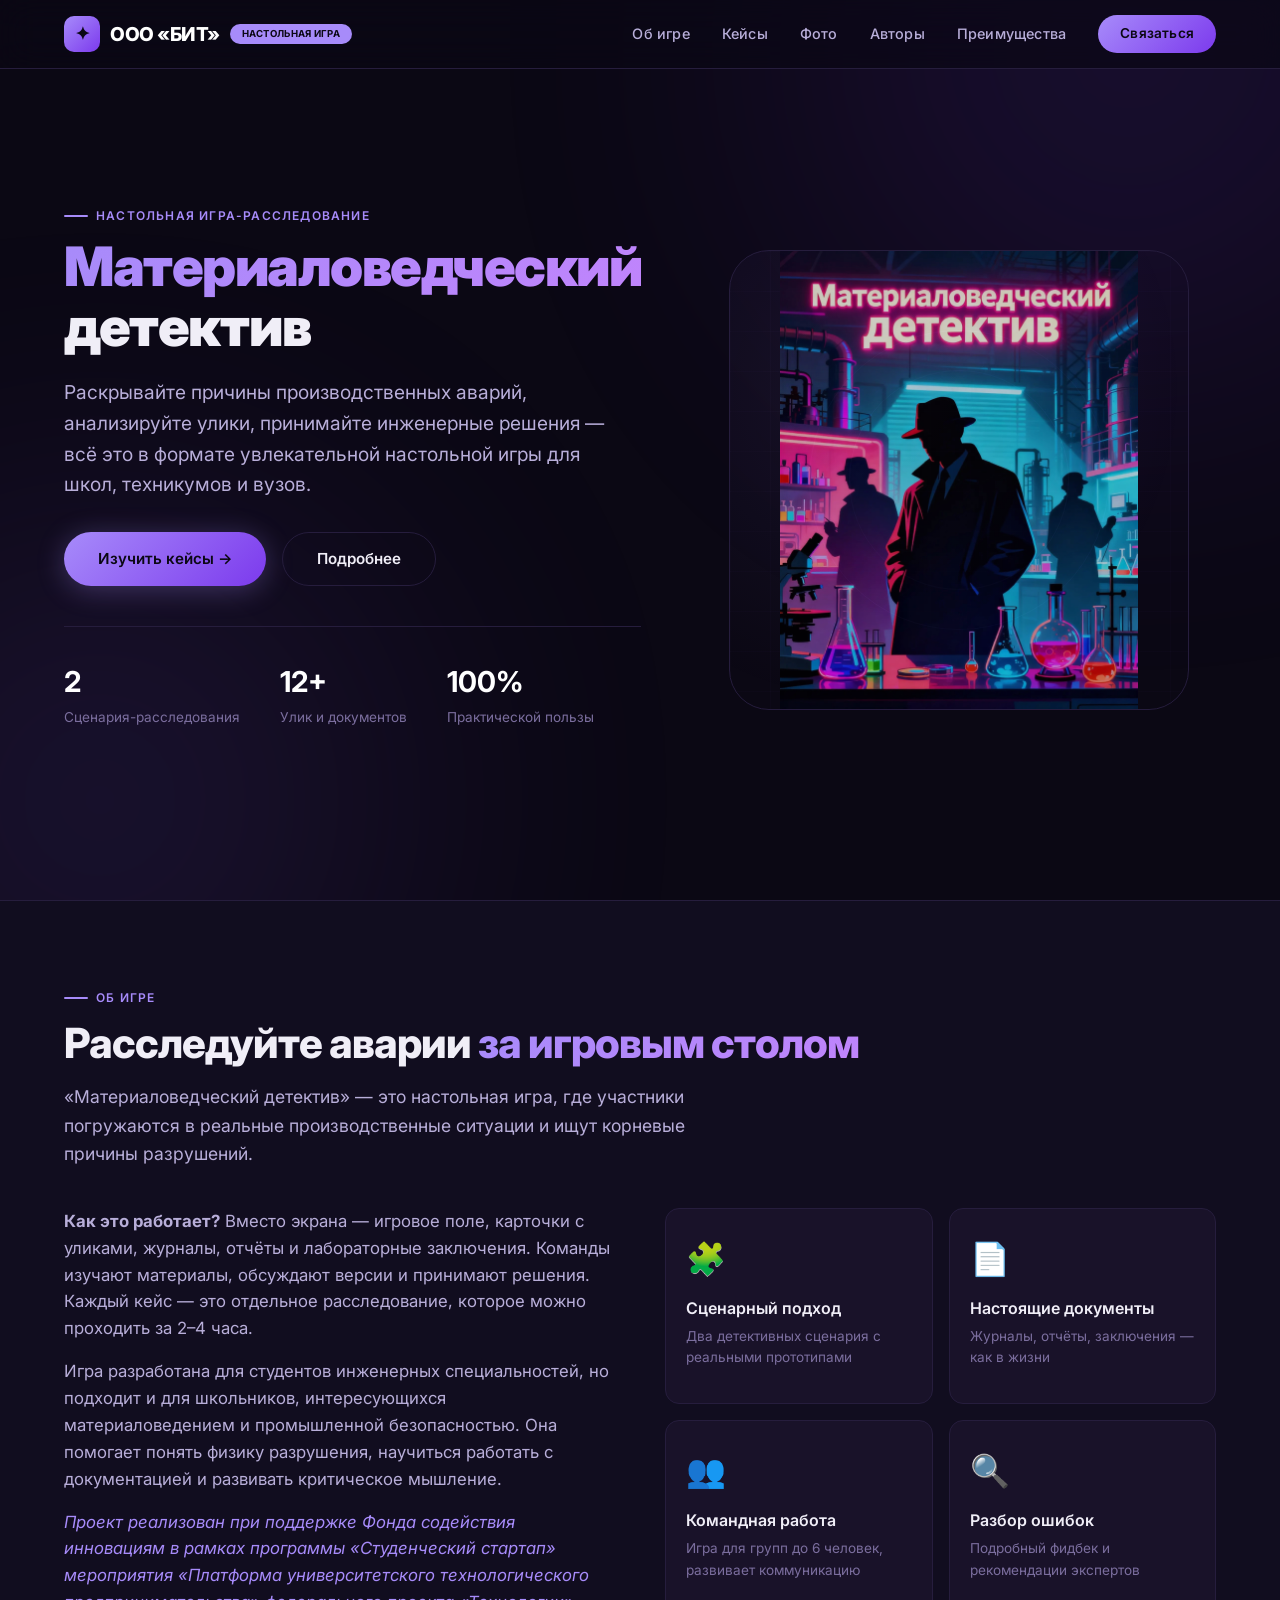
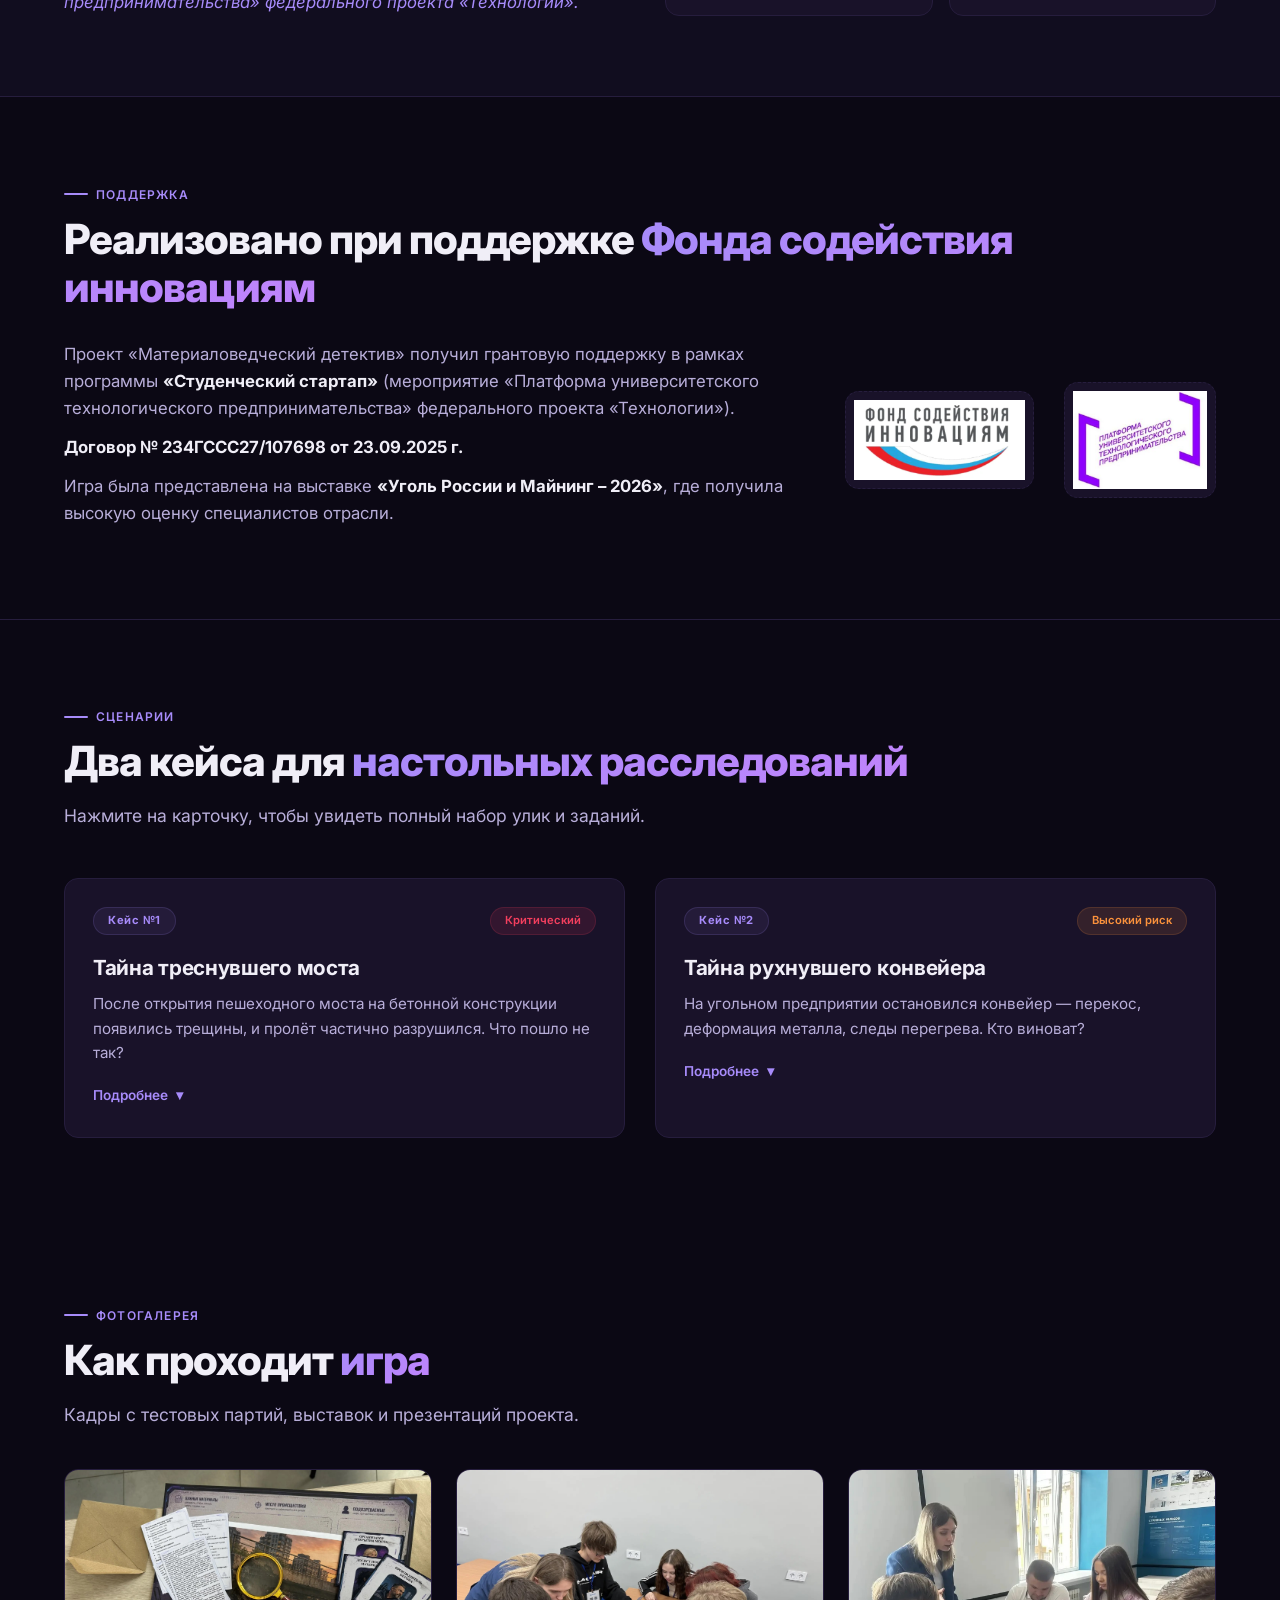
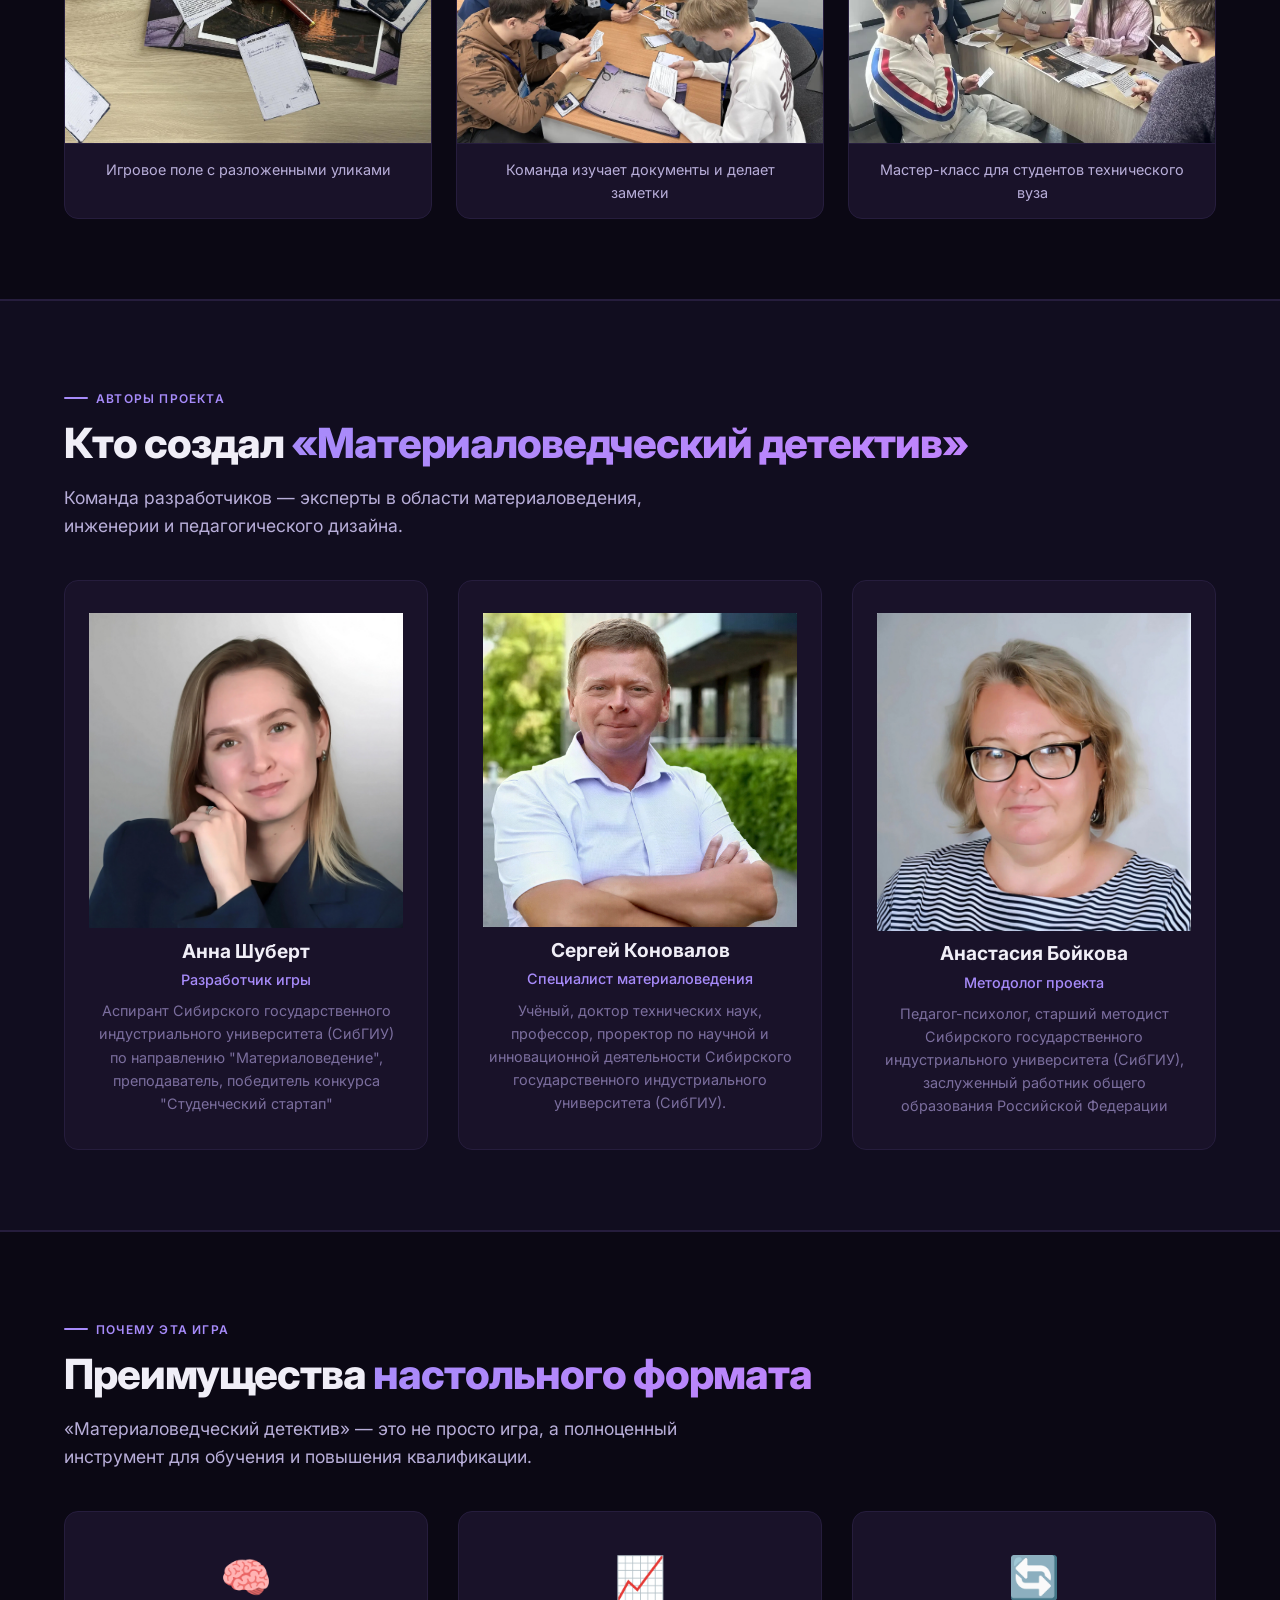
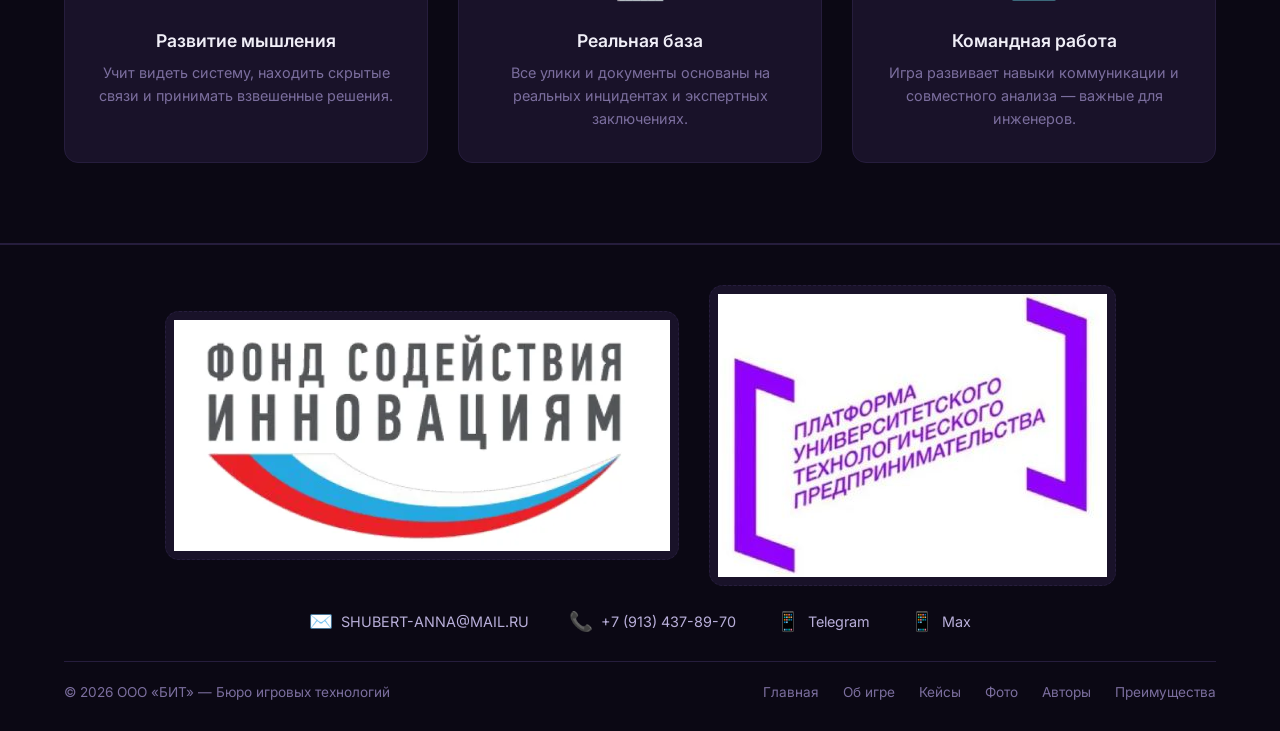
<file: index.html>
<!DOCTYPE html>
<html lang="ru">
<head>
    <meta charset="UTF-8" />
    <meta name="viewport" content="width=device-width, initial-scale=1.0" />
    <title>Материаловедческий детектив — настольная игра</title>
    <link rel="preconnect" href="https://fonts.googleapis.com" />
    <link rel="preconnect" href="https://fonts.gstatic.com" crossorigin />
    <link href="https://fonts.googleapis.com/css2?family=Inter:opsz,wght@14..32,400;14..32,500;14..32,600;14..32,700;14..32,800;14..32,900&display=swap" rel="stylesheet" />
    <link rel="stylesheet" href="style.css" />
</head>
<body>

    <div class="orb orb--1"></div>
    <div class="orb orb--2"></div>


    <header class="header" id="header">
        <div class="container">
            <a href="#" class="logo">
                <span class="logo-icon">✦</span>
                ООО «БИТ»
                <span class="badge">настольная игра</span>
            </a>

            <nav class="nav" id="nav">
                <a href="#about">Об игре</a>
                <a href="#cases">Кейсы</a>
                <a href="#gallery">Фото</a> 
                <a href="#team">Авторы</a>
                <a href="#features">Преимущества</a>                            
                <a href="#contact" class="cta-nav">Связаться</a>
            </nav>

            <button class="hamburger" id="hamburger" aria-label="Меню">
                <span></span>
                <span></span>
                <span></span>
            </button>
        </div>
    </header>

    <section class="hero" id="hero">
        <div class="container">
            <div class="hero-content">
                <div class="section-label">Настольная игра-расследование</div>
                <h1>
                    <span class="highlight">Материаловедческий</span><br />
                    детектив
                </h1>
                <p>
                    Раскрывайте причины производственных аварий, анализируйте улики,
                    принимайте инженерные решения — всё это в формате увлекательной
                    настольной игры для школ, техникумов и вузов.
                </p>
                <div class="hero-buttons">
                    <a href="#cases" class="btn btn-primary">Изучить кейсы →</a>
                    <a href="#about" class="btn btn-outline">Подробнее</a>
                </div>
                <div class="hero-stats">
                    <div class="stat">
                        <h3>2</h3>
                        <p>Сценария-расследования</p>
                    </div>
                    <div class="stat">
                        <h3>12+</h3>
                        <p>Улик и документов</p>
                    </div>
                    <div class="stat">
                        <h3>100%</h3>
                        <p>Практической пользы</p>
                    </div>
                </div>
            </div>

            <div class="hero-visual">
                <div class="hero-cube">
                    <div class="cube-inner">
                        <div class="cube-grid"></div>
                        <div class="glow-ring"></div>
                        <div class="glow-ring"></div>
                        <div class="glow-ring"></div>
                        <span class="cube-icon">
                            <img src="images/main_logo.jpg" alt="main logo" style="max-width:100%; max-height:100%;" />
                        </span>
                    </div>
                </div>
            </div>
        </div>
    </section>

    <section class="about" id="about">
        <div class="container">
            <div class="section-label">Об игре</div>
            <h2 class="section-title">
                Расследуйте аварии <span class="highlight">за игровым столом</span>
            </h2>
            <p class="section-desc">
                «Материаловедческий детектив» — это настольная игра, где участники
                погружаются в реальные производственные ситуации и ищут корневые
                причины разрушений.
            </p>

            <div class="about-grid">
                <div class="about-text">
                    <p>
                        <strong>Как это работает?</strong> Вместо экрана — игровое поле,
                        карточки с уликами, журналы, отчёты и лабораторные заключения.
                        Команды изучают материалы, обсуждают версии и принимают решения.
                        Каждый кейс — это отдельное расследование, которое можно
                        проходить за 2–4 часа.
                    </p>
                    <p>
                        Игра разработана для студентов инженерных специальностей,
                        но подходит и для школьников, интересующихся материаловедением
                        и промышленной безопасностью. Она помогает понять физику
                        разрушения, научиться работать с документацией и развивать
                        критическое мышление.
                    </p>
                    <p style="margin-top: 16px; font-style: italic; color: var(--accent-purple);">
                        Проект реализован при поддержке Фонда содействия инновациям
                        в рамках программы «Студенческий стартап» мероприятия
                        «Платформа университетского технологического предпринимательства»
                        федерального проекта «Технологии».
                    </p>
                </div>
                <div class="about-cards">
                    <div class="about-card">
                        <span class="icon">🧩</span>
                        <h4>Сценарный подход</h4>
                        <p>Два детективных сценария с реальными прототипами</p>
                    </div>
                    <div class="about-card">
                        <span class="icon">📄</span>
                        <h4>Настоящие документы</h4>
                        <p>Журналы, отчёты, заключения — как в жизни</p>
                    </div>
                    <div class="about-card">
                        <span class="icon">👥</span>
                        <h4>Командная работа</h4>
                        <p>Игра для групп до 6 человек, развивает коммуникацию</p>
                    </div>
                    <div class="about-card">
                        <span class="icon">🔍</span>
                        <h4>Разбор ошибок</h4>
                        <p>Подробный фидбек и рекомендации экспертов</p>
                    </div>
                </div>
            </div>
        </div>
    </section>

    <section class="support" id="support">
        <div class="container">
            <div class="section-label">Поддержка</div>
            <h2 class="section-title">
                Реализовано при поддержке <span class="highlight">Фонда содействия инновациям</span>
            </h2>
            <div class="support-wrapper">
                <div class="support-text">
                    <p>
                        Проект «Материаловедческий детектив» получил грантовую поддержку
                        в рамках программы <strong>«Студенческий стартап»</strong>
                        (мероприятие «Платформа университетского технологического предпринимательства»
                        федерального проекта «Технологии»).
                    </p>
                    <p>
                        <strong>Договор № 234ГССС27/107698 от 23.09.2025 г.</strong>
                    </p>
                    <p>
                        Игра была представлена на выставке <strong>«Уголь России и Майнинг – 2026»</strong>,
                        где получила высокую оценку специалистов отрасли.
                    </p>
                </div>
                <div class="support-logos">
                    <div class="logo-placeholder">
                        <img src="images/fond.png" alt="Фонд содействия инновациям" style="max-width:100%; max-height:100%;" />
                    </div>
                    <div class="logo-placeholder">
                        <img src="images/platform.JPG" alt="«Платформа" style="max-width:100%; max-height:100%;" />
                    </div>
                </div>
            </div>
        </div>
    </section>

    <section class="cases" id="cases">
        <div class="container">
            <div class="cases-header">
                <div>
                    <div class="section-label">Сценарии</div>
                    <h2 class="section-title">
                        Два кейса для <span class="highlight">настольных расследований</span>
                    </h2>
                    <p class="section-desc">
                        Нажмите на карточку, чтобы увидеть полный набор улик и заданий.
                    </p>
                </div>
            </div>

            <div class="cases-grid">

                <!-- Кейс 1: Мост -->
                <div class="case-card" data-case="1">
                    <div class="case-header">
                        <span class="case-number">Кейс №1</span>
                        <span class="case-badge case-badge--danger">Критический</span>
                    </div>
                    <h3>Тайна треснувшего моста</h3>
                    <p class="case-excerpt">
                        После открытия пешеходного моста на бетонной конструкции
                        появились трещины, и пролёт частично разрушился. Что пошло не так?
                    </p>
                    <div class="case-details" id="case1-details">
                        <p>
                            <strong>Задача игроков:</strong> Провести полное расследование,
                            изучить все улики и выявить корневую причину аварии.
                        </p>
                        <ul>
                            <li>Лабораторное заключение по бетону</li>
                            <li>Химический анализ бетонной смеси</li>
                            <li>Журнал строительных работ</li>
                            <li>Погодный отчёт за период строительства</li>
                            <li>Нормативные требования к технологии бетонирования</li>
                        </ul>
                        <p>
                            <strong>Итог:</strong> Игроки обнаруживают несоответствие
                            водоцементного отношения и нарушение режима выдерживания
                            в холодную погоду. Разрабатываются рекомендации по усилению
                            и контролю качества.
                        </p>
                    </div>
                    <div style="padding: 0 28px 28px;">
                        <button class="case-toggle" data-target="case1-details">
                            <span>Подробнее</span>
                            <span class="arrow">▾</span>
                        </button>
                    </div>
                </div>

                <!-- Кейс 2: Конвейер -->
                <div class="case-card" data-case="2">
                    <div class="case-header">
                        <span class="case-number">Кейс №2</span>
                        <span class="case-badge case-badge--warning">Высокий риск</span>
                    </div>
                    <h3>Тайна рухнувшего конвейера</h3>
                    <p class="case-excerpt">
                        На угольном предприятии остановился конвейер — перекос,
                        деформация металла, следы перегрева. Кто виноват?
                    </p>
                    <div class="case-details" id="case2-details">
                        <p>
                            <strong>Задача игроков:</strong> Восстановить картину аварии
                            и определить, что привело к разрушению оборудования.
                        </p>
                        <ul>
                            <li>Изображение аварийного участка (с признаками повреждений)</li>
                            <li>Отчёт о техническом состоянии подшипников роликов</li>
                            <li>Фрагмент учебного пособия по износу металлов</li>
                            <li>Выписка из правил эксплуатации конвейерных систем</li>
                            <li>Лабораторное заключение по конвейеру</li>
                            <li>Выписка из журнала обслуживания</li>
                            <li>Отчёт об условиях работы на участке</li>
                        </ul>
                        <p>
                            <strong>Итог:</strong> Выявляется системная проблема смазки
                            и перегрузка роликов. Разрабатываются новые регламенты
                            ТО и модернизации узлов конвейера.
                        </p>
                    </div>
                    <div style="padding: 0 28px 28px;">
                        <button class="case-toggle" data-target="case2-details">
                            <span>Подробнее</span>
                            <span class="arrow">▾</span>
                        </button>
                    </div>
                </div>

            </div>
        </div>
    </section>


    <section class="gallery" id="gallery">
        <div class="container">
            <div class="section-label">Фотогалерея</div>
            <h2 class="section-title">
                Как проходит <span class="highlight">игра</span>
            </h2>
            <p class="section-desc">
                Кадры с тестовых партий, выставок и презентаций проекта.
            </p>

            <div class="gallery-grid">
                <div class="gallery-item">
                    <div class="gallery-img"><img src="images/game_field.jpg" alt="Игровое поле" style="width:100%;height:100%;object-fit:cover;" /></div>
                    <div class="gallery-caption">Игровое поле с разложенными уликами</div>
                </div>
                <div class="gallery-item">
                    <div class="gallery-img"><img src="images/team.jpg" alt="Команда изучает документы" style="width:100%;height:100%;object-fit:cover;" /></div>
                    <div class="gallery-caption">Команда изучает документы и делает заметки</div>
                </div>
                <div class="gallery-item">
                    <div class="gallery-img"><img src="images/master_class.jpg" alt="Мастер-класс" style="width:100%;height:100%;object-fit:cover;" /></div>
                    <div class="gallery-caption">Мастер-класс для студентов технического вуза</div>
                </div>
            </div>
        </div>
    </section>


    <section class="team" id="team">
        <div class="container">
            <div class="section-label">Авторы проекта</div>
            <h2 class="section-title">
                Кто создал <span class="highlight">«Материаловедческий детектив»</span>
            </h2>
            <p class="section-desc">
                Команда разработчиков — эксперты в области материаловедения,
                инженерии и педагогического дизайна.
            </p>

            <div class="team-grid">
                <div class="team-card">
                    <div class="gallery-img"><img src="images/ann.jpg" alt="Разработчик игры" style="width:100%;height:100%;object-fit:cover;" /></div>
                    <h4>Анна Шуберт</h4>
                    <div class="role">Разработчик игры</div>
                    <p>Аспирант Сибирского государственного индустриального университета (СибГИУ) по направлению "Материаловедение", преподаватель, победитель конкурса "Студенческий стартап"</p>
                </div>
                <div class="team-card">
                    <div class="gallery-img"><img src="images/serega.jpg" alt="Специалист материаловедения" style="width:100%;height:100%;object-fit:cover;" /></div>
                    <h4>Сергей Коновалов</h4>
                    <div class="role">Специалист материаловедения</div>
                    <p>Учёный, доктор технических наук, профессор, проректор по научной и инновационной деятельности Сибирского государственного индустриального университета (СибГИУ).</p>
                </div>
                <div class="team-card">
                    <div class="gallery-img"><img src="images/b.jpg" alt="Методолог проекта" style="width:100%;height:100%;object-fit:cover;" /></div>
                    <h4>Анастасия Бойкова</h4>
                    <div class="role">Методолог проекта</div>
                    <p>Педагог-психолог, старший методист Сибирского государственного индустриального университета (СибГИУ), заслуженный работник общего образования Российской Федерации</p>
                </div>
            </div>
        </div>
    </section>


    <section class="features" id="features">
        <div class="container">
            <div class="section-label">Почему эта игра</div>
            <h2 class="section-title">
                Преимущества <span class="highlight">настольного формата</span>
            </h2>
            <p class="section-desc">
                «Материаловедческий детектив» — это не просто игра, а полноценный
                инструмент для обучения и повышения квалификации.
            </p>

            <div class="features-grid">
                <div class="feature-item">
                    <span class="icon">🧠</span>
                    <h4>Развитие мышления</h4>
                    <p>Учит видеть систему, находить скрытые связи и принимать взвешенные решения.</p>
                </div>
                <div class="feature-item">
                    <span class="icon">📈</span>
                    <h4>Реальная база</h4>
                    <p>Все улики и документы основаны на реальных инцидентах и экспертных заключениях.</p>
                </div>
                <div class="feature-item">
                    <span class="icon">🔄</span>
                    <h4>Командная работа</h4>
                    <p>Игра развивает навыки коммуникации и совместного анализа — важные для инженеров.</p>
                </div>
            </div>
        </div>
    </section>

    <!-- ===== FOOTER ===== -->
    <footer class="footer" id="contact">
        <div class="container">
            <div class="footer-top">
                <div class="footer-logos">
                    <div class="logo-placeholder">
                        <img src="images/fond.png" alt="Фонд содействия инновациям" style="max-width:100%; max-height:100%;" />
                    </div>
                    <div class="logo-placeholder">
                        <img src="images/platform.JPG" alt="«Платформа" style="max-width:100%; max-height:100%;" />
                    </div>
                </div>
                <div class="footer-contacts">
                    <a href="mailto:SHUBERT-ANNA@MAIL.RU" data-contact="email">
                        <span class="contact-icon">✉️</span> <span data-contact="email">SHUBERT-ANNA@MAIL.RU</span>
                    </a>
                    <a href="tel:+79001234567" data-contact="phone">
                        <span class="contact-icon">📞</span> <span data-contact="phone">+7 (913) 437-89-70</span>
                    </a>
                    <a href="#" data-contact="telegram">
                        <span class="contact-icon">📱</span> Telegram
                    </a>
                    <a href="#" data-contact="max">
                        <span class="contact-icon">📱</span> Max
                    </a>
                </div>
            </div>
            <div class="footer-bottom">
                <p>© 2026 ООО «БИТ» — Бюро игровых технологий</p>
                <div class="footer-links">
                    <a href="#hero">Главная</a>
                    <a href="#about">Об игре</a>
                    <a href="#cases">Кейсы</a>
                    <a href="#gallery">Фото</a>
                    <a href="#team">Авторы</a>                  
                    <a href="#features">Преимущества</a>
                </div>
            </div>
        </div>
    </footer>

    <script src="script.js"></script>
</body>
</html>
</file>
<file: style.css>
/* ----- RESET & BASE ----- */
*,
*::before,
*::after {
    margin: 0;
    padding: 0;
    box-sizing: border-box;
}

:root {
    --bg-primary: #0b0814;
    --bg-secondary: #110d1f;
    --bg-card: #191229;
    --bg-card-hover: #221a3a;
    --text-primary: #f0eef7;
    --text-secondary: #b8aed9;
    --text-muted: #7b6e9e;
    --accent-purple: #a78bfa;
    --accent-deep: #7c3aed;
    --accent-violet: #8b5cf6;
    --accent-hot: #c084fc;
    --border-subtle: #261d3d;
    --shadow-glow: 0 0 60px rgba(167, 139, 250, 0.07);
    --radius: 14px;
    --transition: 0.3s cubic-bezier(0.4, 0, 0.2, 1);
}

html {
    scroll-behavior: smooth;
}

body {
    font-family: 'Inter', -apple-system, BlinkMacSystemFont, sans-serif;
    background: var(--bg-primary);
    color: var(--text-primary);
    line-height: 1.6;
    overflow-x: hidden;
}

::selection {
    background: var(--accent-purple);
    color: #0b0814;
}

a {
    color: var(--accent-purple);
    text-decoration: none;
    transition: var(--transition);
}
a:hover {
    color: #fff;
}

.container {
    max-width: 1200px;
    margin: 0 auto;
    padding: 0 24px;
}

/* ----- SCROLLBAR ----- */
::-webkit-scrollbar {
    width: 6px;
    height: 6px;
}
::-webkit-scrollbar-track {
    background: var(--bg-secondary);
}
::-webkit-scrollbar-thumb {
    background: var(--accent-purple);
    border-radius: 10px;
}
::-webkit-scrollbar-thumb:hover {
    background: var(--accent-hot);
}

/* ----- GLOW ORB ----- */
.orb {
    position: fixed;
    border-radius: 50%;
    filter: blur(140px);
    opacity: 0.12;
    pointer-events: none;
    z-index: 0;
}
.orb--1 {
    width: 700px;
    height: 700px;
    top: -300px;
    right: -200px;
    background: var(--accent-deep);
}
.orb--2 {
    width: 600px;
    height: 600px;
    bottom: -200px;
    left: -200px;
    background: var(--accent-violet);
}

/* ----- HEADER ----- */
.header {
    position: fixed;
    top: 0;
    left: 0;
    width: 100%;
    z-index: 1000;
    background: rgba(11, 8, 20, 0.72);
    backdrop-filter: blur(18px) saturate(1.2);
    border-bottom: 1px solid var(--border-subtle);
    transition: var(--transition);
}
.header.scrolled {
    background: rgba(11, 8, 20, 0.94);
    box-shadow: 0 8px 32px rgba(0, 0, 0, 0.7);
}
.header .container {
    display: flex;
    align-items: center;
    justify-content: space-between;
    height: 68px;
}

.logo {
    display: flex;
    align-items: center;
    gap: 10px;
    font-weight: 800;
    font-size: 1.2rem;
    letter-spacing: -0.5px;
    color: #fff;
}
.logo .badge {
    background: var(--accent-purple);
    color: #0b0814;
    font-size: 0.6rem;
    font-weight: 700;
    padding: 2px 12px;
    border-radius: 40px;
    letter-spacing: 0.3px;
    text-transform: uppercase;
}
.logo-icon {
    display: inline-flex;
    align-items: center;
    justify-content: center;
    width: 36px;
    height: 36px;
    background: linear-gradient(135deg, var(--accent-purple), var(--accent-deep));
    border-radius: 10px;
    font-size: 1.1rem;
    font-weight: 700;
    color: #0b0814;
}

.nav {
    display: flex;
    align-items: center;
    gap: 32px;
}
.nav a {
    font-size: 0.9rem;
    font-weight: 500;
    color: var(--text-secondary);
    letter-spacing: 0.2px;
    position: relative;
}
.nav a::after {
    content: '';
    position: absolute;
    left: 0;
    bottom: -4px;
    width: 0;
    height: 2px;
    background: var(--accent-purple);
    transition: var(--transition);
}
.nav a:hover {
    color: #fff;
}
.nav a:hover::after {
    width: 100%;
}
.nav a.cta-nav {
    background: linear-gradient(135deg, var(--accent-purple), var(--accent-deep));
    color: #0b0814;
    padding: 8px 22px;
    border-radius: 40px;
    font-weight: 600;
    font-size: 0.85rem;
}
.nav a.cta-nav::after {
    display: none;
}
.nav a.cta-nav:hover {
    transform: scale(1.04);
    box-shadow: 0 0 30px rgba(167, 139, 250, 0.3);
    color: #0b0814;
}

.hamburger {
    display: none;
    flex-direction: column;
    gap: 5px;
    cursor: pointer;
    background: none;
    border: none;
    padding: 4px;
}
.hamburger span {
    display: block;
    width: 26px;
    height: 2.5px;
    background: var(--text-primary);
    border-radius: 4px;
    transition: var(--transition);
}
.hamburger.active span:nth-child(1) {
    transform: rotate(45deg) translate(5px, 5px);
}
.hamburger.active span:nth-child(2) {
    opacity: 0;
}
.hamburger.active span:nth-child(3) {
    transform: rotate(-45deg) translate(5px, -5px);
}

/* ----- HERO ----- */
.hero {
    position: relative;
    z-index: 1;
    padding: 140px 0 80px;
    min-height: 100vh;
    display: flex;
    align-items: center;
}
.hero .container {
    display: grid;
    grid-template-columns: 1fr 1fr;
    gap: 60px;
    align-items: center;
}

.hero-content h1 {
    font-size: 3.4rem;
    font-weight: 900;
    line-height: 1.1;
    letter-spacing: -1.5px;
    margin-bottom: 20px;
}
.hero-content h1 .highlight {
    background: linear-gradient(135deg, var(--accent-purple), var(--accent-hot));
    -webkit-background-clip: text;
    -webkit-text-fill-color: transparent;
    background-clip: text;
}
.hero-content p {
    font-size: 1.2rem;
    color: var(--text-secondary);
    max-width: 540px;
    margin-bottom: 32px;
}

.hero-buttons {
    display: flex;
    flex-wrap: wrap;
    gap: 16px;
}
.btn {
    display: inline-flex;
    align-items: center;
    gap: 10px;
    padding: 14px 34px;
    border-radius: 60px;
    font-weight: 600;
    font-size: 0.95rem;
    border: none;
    cursor: pointer;
    transition: var(--transition);
    font-family: inherit;
}
.btn-primary {
    background: linear-gradient(135deg, var(--accent-purple), var(--accent-deep));
    color: #0b0814;
    box-shadow: 0 4px 28px rgba(167, 139, 250, 0.3);
}
.btn-primary:hover {
    transform: translateY(-3px);
    box-shadow: 0 8px 48px rgba(167, 139, 250, 0.45);
    color: #0b0814;
}
.btn-outline {
    background: transparent;
    color: var(--text-primary);
    border: 1.5px solid var(--border-subtle);
}
.btn-outline:hover {
    border-color: var(--accent-purple);
    background: rgba(167, 139, 250, 0.06);
    color: #fff;
    transform: translateY(-3px);
}

.hero-stats {
    display: flex;
    gap: 40px;
    margin-top: 40px;
    padding-top: 32px;
    border-top: 1px solid var(--border-subtle);
}
.hero-stats .stat h3 {
    font-size: 1.8rem;
    font-weight: 700;
    color: #fff;
}
.hero-stats .stat h3 span {
    color: var(--accent-purple);
}
.hero-stats .stat p {
    font-size: 0.85rem;
    color: var(--text-muted);
    margin-top: 2px;
}

.hero-visual {
    display: flex;
    justify-content: center;
    align-items: center;
}
.hero-cube {
    position: relative;
    width: 100%;
    max-width: 460px;
    aspect-ratio: 1/1;
}
.hero-cube .cube-inner {
    position: relative;
    width: 100%;
    height: 100%;
    background: radial-gradient(circle at 30% 30%, rgba(167, 139, 250, 0.08), transparent 70%);
    border-radius: 40px;
    border: 1px solid var(--border-subtle);
    display: flex;
    align-items: center;
    justify-content: center;
    overflow: hidden;
}
.hero-cube .cube-grid {
    position: absolute;
    inset: 0;
    background-image:
        linear-gradient(rgba(167, 139, 250, 0.05) 1px, transparent 1px),
        linear-gradient(90deg, rgba(167, 139, 250, 0.05) 1px, transparent 1px);
    background-size: 40px 40px;
    opacity: 0.4;
}
.cube-icon{
    padding: 50px;
}
.hero-cube .cube-icon {
    opacity: 0.8;
    animation: float 6s ease-in-out infinite;
    z-index: 2;
}
@keyframes float {
    0%, 100% { transform: translateY(0px) rotate(0deg); }
    50% { transform: translateY(-18px) rotate(4deg); }
}
.hero-cube .glow-ring {
    position: absolute;
    border-radius: 50%;
    border: 1px solid rgba(167, 139, 250, 0.12);
    animation: ringPulse 4s ease-in-out infinite;
}
.hero-cube .glow-ring:nth-child(2) {
    width: 220px;
    height: 220px;
    animation-delay: 0.5s;
}
.hero-cube .glow-ring:nth-child(3) {
    width: 300px;
    height: 300px;
    animation-delay: 1s;
}
@keyframes ringPulse {
    0%, 100% { transform: scale(0.9); opacity: 0.3; }
    50% { transform: scale(1.1); opacity: 0.6; }
}

/* ----- SECTION COMMON ----- */
section {
    position: relative;
    z-index: 1;
    padding: 80px 0;
}

.section-label {
    display: inline-flex;
    align-items: center;
    gap: 8px;
    font-size: 0.75rem;
    font-weight: 600;
    text-transform: uppercase;
    letter-spacing: 1.2px;
    color: var(--accent-purple);
    margin-bottom: 12px;
}
.section-label::before {
    content: '';
    width: 24px;
    height: 2px;
    background: var(--accent-purple);
    border-radius: 4px;
}

.section-title {
    font-size: 2.6rem;
    font-weight: 800;
    letter-spacing: -1px;
    line-height: 1.15;
    margin-bottom: 16px;
}
.section-title .highlight {
    background: linear-gradient(135deg, var(--accent-purple), var(--accent-hot));
    -webkit-background-clip: text;
    -webkit-text-fill-color: transparent;
    background-clip: text;
}
.section-desc {
    font-size: 1.1rem;
    color: var(--text-secondary);
    max-width: 640px;
}

/* ----- ABOUT ----- */
.about {
    background: var(--bg-secondary);
    border-top: 1px solid var(--border-subtle);
    border-bottom: 1px solid var(--border-subtle);
}
.about-grid {
    display: grid;
    grid-template-columns: 1fr 1fr;
    gap: 50px;
    margin-top: 40px;
}
.about-text p {
    color: var(--text-secondary);
    margin-bottom: 16px;
    font-size: 1.05rem;
}
.about-text p:last-child {
    margin-bottom: 0;
}

.about-cards {
    display: grid;
    grid-template-columns: 1fr 1fr;
    gap: 16px;
}
.about-card {
    background: var(--bg-card);
    border: 1px solid var(--border-subtle);
    border-radius: var(--radius);
    padding: 24px 20px;
    transition: var(--transition);
}
.about-card:hover {
    background: var(--bg-card-hover);
    border-color: var(--accent-purple);
    transform: translateY(-4px);
    box-shadow: var(--shadow-glow);
}
.about-card .icon {
    font-size: 2rem;
    margin-bottom: 12px;
    display: block;
}
.about-card h4 {
    font-size: 1rem;
    font-weight: 600;
    margin-bottom: 4px;
}
.about-card p {
    font-size: 0.85rem;
    color: var(--text-muted);
}

/* ----- SUPPORT ----- */
.support {
    background: var(--bg-primary);
    border-bottom: 1px solid var(--border-subtle);
}
.support-wrapper {
    display: flex;
    flex-wrap: wrap;
    gap: 40px;
    margin-top: 30px;
    align-items: center;
}
.support-text {
    flex: 2;
    min-width: 280px;
}
.support-text p {
    color: var(--text-secondary);
    font-size: 1.05rem;
    margin-bottom: 12px;
}
.support-text strong {
    color: var(--text-primary);
}
.support-logos {
    flex: 1;
    min-width: 200px;
    display: flex;
    gap: 30px;
    justify-content: center;
    align-items: center;
}
.support-logos .logo-placeholder,
.footer-logos .logo-placeholder {
    background: var(--bg-card);
    border: 1px dashed var(--border-subtle);
    border-radius: var(--radius);
    display: flex;
    align-items: center;
    justify-content: center;
    color: var(--text-muted);
    font-size: 0.75rem;
    text-align: center;
    padding: 8px;
    transition: var(--transition);
}
.support-logos .logo-placeholder:hover,
.footer-logos .logo-placeholder:hover {
    border-color: var(--accent-purple);
    color: var(--text-secondary);
}
.support-logos .logo-placeholder img,
.footer-logos .logo-placeholder img {
    max-width: 100%;
    max-height: 100%;
    object-fit: contain;
}

/* ----- CASES ----- */
.cases {
    background: var(--bg-primary);
}
.cases-header {
    display: flex;
    justify-content: space-between;
    align-items: flex-end;
    flex-wrap: wrap;
    gap: 20px;
    margin-bottom: 48px;
}
.cases-grid {
    display: grid;
    grid-template-columns: 1fr 1fr;
    gap: 30px;
}

.case-card {
    background: var(--bg-card);
    border: 1px solid var(--border-subtle);
    border-radius: var(--radius);
    overflow: hidden;
    transition: var(--transition);
    cursor: pointer;
}
.case-card:hover {
    border-color: var(--accent-purple);
    transform: translateY(-6px);
    box-shadow: var(--shadow-glow);
}
.case-card .case-header {
    padding: 28px 28px 16px;
    display: flex;
    align-items: flex-start;
    justify-content: space-between;
    gap: 16px;
}
.case-card .case-number {
    font-size: 0.7rem;
    font-weight: 700;
    color: var(--accent-purple);
    letter-spacing: 0.5px;
    background: rgba(167, 139, 250, 0.08);
    padding: 4px 14px;
    border-radius: 40px;
    border: 1px solid rgba(167, 139, 250, 0.15);
    white-space: nowrap;
}
.case-card .case-badge {
    font-size: 0.7rem;
    font-weight: 600;
    padding: 4px 14px;
    border-radius: 40px;
    white-space: nowrap;
}
.case-badge--danger {
    background: rgba(244, 63, 94, 0.12);
    color: #f43f5e;
    border: 1px solid rgba(244, 63, 94, 0.15);
}
.case-badge--warning {
    background: rgba(251, 146, 60, 0.12);
    color: #fb923c;
    border: 1px solid rgba(251, 146, 60, 0.15);
}
.case-card h3 {
    font-size: 1.3rem;
    font-weight: 700;
    padding: 0 28px;
    margin-bottom: 8px;
    letter-spacing: -0.3px;
}
.case-card .case-excerpt {
    padding: 0 28px;
    color: var(--text-secondary);
    font-size: 0.95rem;
    margin-bottom: 16px;
}
.case-card .case-details {
    padding: 0 28px 28px;
    display: none;
    animation: fadeSlide 0.4s ease;
}
.case-card .case-details.open {
    display: block;
}
@keyframes fadeSlide {
    0% { opacity: 0; transform: translateY(-10px); }
    100% { opacity: 1; transform: translateY(0); }
}
.case-card .case-details p {
    color: var(--text-secondary);
    font-size: 0.95rem;
    margin-bottom: 12px;
}
.case-card .case-details ul {
    list-style: none;
    padding: 0;
    margin: 12px 0 16px;
}
.case-card .case-details ul li {
    padding: 6px 0 6px 24px;
    position: relative;
    color: var(--text-secondary);
    font-size: 0.9rem;
}
.case-card .case-details ul li::before {
    content: '▹';
    position: absolute;
    left: 0;
    color: var(--accent-purple);
}
.case-card .case-toggle {
    display: inline-flex;
    align-items: center;
    gap: 8px;
    background: none;
    border: none;
    color: var(--accent-purple);
    font-weight: 600;
    font-size: 0.85rem;
    cursor: pointer;
    padding: 6px 0;
    font-family: inherit;
    transition: var(--transition);
}
.case-card .case-toggle:hover {
    color: #fff;
    gap: 12px;
}
.case-card .case-toggle .arrow {
    transition: var(--transition);
    display: inline-block;
}
.case-card .case-toggle .arrow.open {
    transform: rotate(180deg);
}

/* ----- TEAM ----- */
.team {
    background: var(--bg-secondary);
    border-top: 1px solid var(--border-subtle);
    border-bottom: 1px solid var(--border-subtle);
}
.team-grid {
    display: grid;
    grid-template-columns: repeat(3, 1fr);
    gap: 30px;
    margin-top: 40px;
}
.team-card {
    background: var(--bg-card);
    border: 1px solid var(--border-subtle);
    border-radius: var(--radius);
    padding: 32px 24px;
    text-align: center;
    transition: var(--transition);
}
.team-card:hover {
    border-color: var(--accent-purple);
    transform: translateY(-6px);
    box-shadow: var(--shadow-glow);
}
.team-card .avatar {
    font-size: 3.6rem;
    margin-bottom: 12px;
    display: block;
}
.team-card h4 {
    font-size: 1.2rem;
    font-weight: 700;
    margin-bottom: 2px;
}
.team-card .role {
    color: var(--accent-purple);
    font-weight: 500;
    font-size: 0.9rem;
    margin-bottom: 8px;
}
.team-card p {
    color: var(--text-muted);
    font-size: 0.9rem;
}

/* ----- GALLERY ----- */
.gallery {
    background: var(--bg-primary);
    border-bottom: 1px solid var(--border-subtle);
}
.gallery-grid {
    display: grid;
    grid-template-columns: repeat(3, 1fr);
    gap: 24px;
    margin-top: 40px;
}
.gallery-item {
    background: var(--bg-card);
    border: 1px solid var(--border-subtle);
    border-radius: var(--radius);
    overflow: hidden;
    transition: var(--transition);
}
.gallery-item:hover {
    border-color: var(--accent-purple);
    transform: translateY(-4px);
    box-shadow: var(--shadow-glow);
}
.gallery-item .gallery-img {
    width: 100%;
    aspect-ratio: 4/3;
    background: var(--bg-card-hover);
    display: flex;
    align-items: center;
    justify-content: center;
    color: var(--text-muted);
    font-size: 2.5rem;
    border-bottom: 1px solid var(--border-subtle);
    overflow: hidden;
}
.gallery-item .gallery-img img {
    width: 100%;
    height: 100%;
    object-fit: cover;
}
.gallery-item .gallery-caption {
    padding: 14px 18px;
    font-size: 0.9rem;
    color: var(--text-secondary);
    text-align: center;
}

/* ----- FEATURES ----- */
.features {
    background: var(--bg-primary);
    border-top: 1px solid var(--border-subtle);
    border-bottom: 1px solid var(--border-subtle);
}
.features-grid {
    display: grid;
    grid-template-columns: repeat(3, 1fr);
    gap: 30px;
    margin-top: 40px;
}
.feature-item {
    background: var(--bg-card);
    border: 1px solid var(--border-subtle);
    border-radius: var(--radius);
    padding: 32px 28px;
    transition: var(--transition);
    text-align: center;
}
.feature-item:hover {
    border-color: var(--accent-purple);
    transform: translateY(-4px);
    box-shadow: var(--shadow-glow);
}
.feature-item .icon {
    font-size: 2.6rem;
    margin-bottom: 16px;
    display: block;
}
.feature-item h4 {
    font-size: 1.1rem;
    font-weight: 600;
    margin-bottom: 6px;
}
.feature-item p {
    font-size: 0.9rem;
    color: var(--text-muted);
}

/* ----- FOOTER ----- */
.footer {
    background: var(--bg-primary);
    border-top: 1px solid var(--border-subtle);
    padding: 40px 0 28px;
}
.footer .container {
    display: flex;
    flex-direction: column;
    gap: 24px;
}

.footer-top {
    display: flex;
    justify-content: center;
    align-items: center;
    flex-wrap: wrap;
    gap: 20px;
}

.footer-logos {
    display: flex;
    gap: 30px;
    align-items: center;
}

.footer-contacts {
    display: flex;
    flex-wrap: wrap;
    gap: 20px 40px;
    justify-content: center;
}
.footer-contacts a {
    display: flex;
    align-items: center;
    gap: 8px;
    color: var(--text-secondary);
    font-size: 0.9rem;
    transition: var(--transition);
}
.footer-contacts a:hover {
    color: var(--accent-purple);
}
.footer-contacts .contact-icon {
    font-size: 1.2rem;
}
.footer-bottom {
    display: flex;
    justify-content: space-between;
    align-items: center;
    flex-wrap: wrap;
    gap: 20px;
    border-top: 1px solid var(--border-subtle);
    padding-top: 20px;
}
.footer-bottom p {
    color: var(--text-muted);
    font-size: 0.85rem;
}
.footer-links {
    display: flex;
    gap: 24px;
}
.footer-links a {
    color: var(--text-muted);
    font-size: 0.85rem;
}
.footer-links a:hover {
    color: var(--accent-purple);
}

/* ----- RESPONSIVE ----- */
@media (max-width: 1024px) {
    .hero .container {
        grid-template-columns: 1fr;
        text-align: center;
    }
    .hero-content p {
        margin-left: auto;
        margin-right: auto;
    }
    .hero-buttons {
        justify-content: center;
    }
    .hero-stats {
        justify-content: center;
    }
    .hero-cube {
        max-width: 340px;
        margin: 0 auto;
    }
    .hero {
        padding-top: 120px;
        min-height: auto;
    }
    .hero-content h1 {
        font-size: 2.8rem;
    }
    .about-grid {
        grid-template-columns: 1fr;
        gap: 30px;
    }
    .cases-grid {
        grid-template-columns: 1fr;
        max-width: 600px;
        margin: 0 auto;
    }
    .team-grid {
        grid-template-columns: repeat(2, 1fr);
    }
    .features-grid {
        grid-template-columns: repeat(2, 1fr);
    }
    .gallery-grid {
        grid-template-columns: repeat(2, 1fr);
    }
    .support-wrapper {
        flex-direction: column;
        align-items: stretch;
    }
    .support-logos {
        justify-content: center;
    }
    .footer-top {
        flex-direction: column;
        align-items: center;
    }
    .footer-logos {
        flex-wrap: wrap;
        justify-content: center;
    }
}

@media (max-width: 768px) {
    .nav {
        position: fixed;
        top: 68px;
        left: 0;
        width: 100%;
        background: rgba(11, 8, 20, 0.98);
        backdrop-filter: blur(18px);
        flex-direction: column;
        padding: 24px 32px 32px;
        gap: 18px;
        border-bottom: 1px solid var(--border-subtle);
        transform: translateY(-120%);
        transition: var(--transition);
        opacity: 0;
        pointer-events: none;
    }
    .nav.open {
        transform: translateY(0);
        opacity: 1;
        pointer-events: all;
    }
    .nav a {
        font-size: 1rem;
    }
    .hamburger {
        display: flex;
    }
    .hero-content h1 {
        font-size: 2.2rem;
    }
    .hero-stats {
        gap: 24px;
        flex-wrap: wrap;
    }
    .hero-stats .stat h3 {
        font-size: 1.4rem;
    }
    .section-title {
        font-size: 2rem;
    }
    .about-cards {
        grid-template-columns: 1fr 1fr;
    }
    .team-grid {
        grid-template-columns: 1fr;
        max-width: 360px;
        margin-left: auto;
        margin-right: auto;
    }
    .features-grid {
        grid-template-columns: 1fr;
        max-width: 400px;
        margin-left: auto;
        margin-right: auto;
    }
    .gallery-grid {
        grid-template-columns: 1fr;
        max-width: 400px;
        margin-left: auto;
        margin-right: auto;
    }
    .cases-header {
        flex-direction: column;
        align-items: flex-start;
    }
    .footer-bottom {
        flex-direction: column;
        text-align: center;
    }
    .footer-contacts {
        flex-direction: column;
        align-items: center;
    }
}

@media (max-width: 480px) {
    .about-cards {
        grid-template-columns: 1fr;
    }
    .hero-content h1 {
        font-size: 1.8rem;
    }
    .btn {
        padding: 12px 24px;
        font-size: 0.85rem;
    }
    .container {
        padding: 0 16px;
    }
    .case-card .case-header {
        flex-wrap: wrap;
    }

}
</file>
